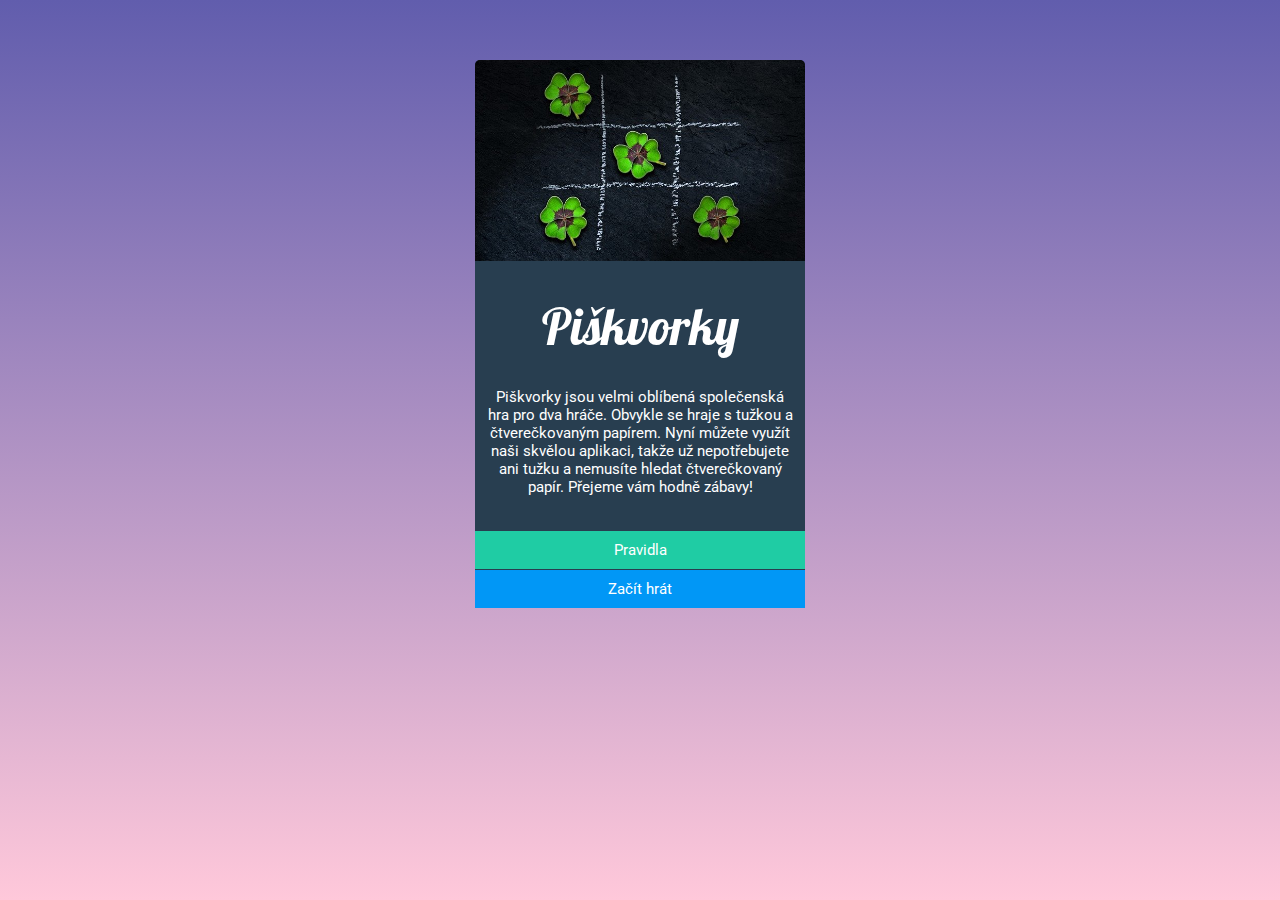
<file: index.html>
<!DOCTYPE html>
<html lang="en">
<head>
  <meta charset="UTF-8">
  <meta name="viewport" content="width=, initial-scale=1.0">
  <link rel="stylesheet" href="styles.css"> 
  <link href="https://fonts.googleapis.com/css2?family=Lobster&family=Open+Sans&display=swap" rel="stylesheet">
  <link href="https://fonts.googleapis.com/css2?family=Roboto&display=swap" rel="stylesheet">
  <title>Piškvorky</title>
</head>
<body>
  <div class="celek">
    <div class="celek-uvod">
      <img src="uvodni.jpg" alt="Úvodní obrázek">
      <h1>Piškvorky</h1>
      <p>Piškvorky jsou velmi oblíbená společenská hra pro dva hráče. Obvykle se hraje s tužkou a čtverečkovaným papírem. Nyní můžete využít naši skvělou aplikaci, takže už nepotřebujete ani tužku a nemusíte hledat čtverečkovaný papír. Přejeme vám hodně zábavy!</p>
    </div>
    <div class="button">
        <ul>
          <li><a class="button__pravidla" href="pravidla.html">Pravidla</a></li>
          <li><a class="button__game" href="hra.html">Začít hrát</a></li>
        </ul>
    </div>
  </div>
</body>
</html>
</file>
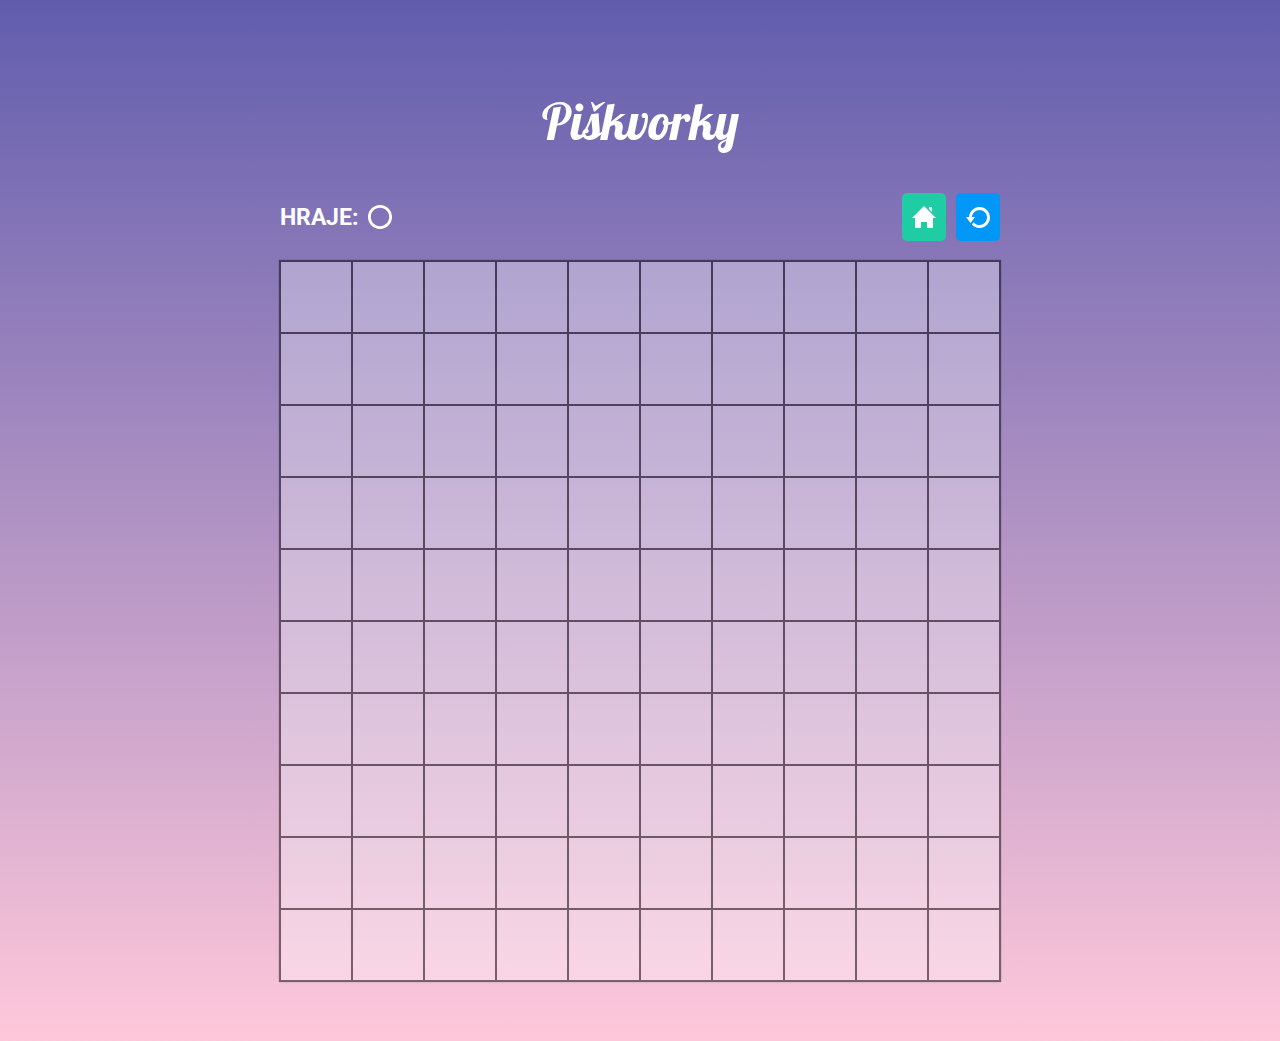
<file: hra.html>
<!DOCTYPE html>
<html lang="en">
<head>
  <meta charset="UTF-8">
  <meta name="viewport" content="width=device-width, initial-scale=1.0">
  <link rel="stylesheet" href="styles.css">
  <link href="https://fonts.googleapis.com/css2?family=Lobster&family=Open+Sans&display=swap" rel="stylesheet">
  <link href="https://fonts.googleapis.com/css2?family=Roboto&display=swap" rel="stylesheet">
  <title>Document</title>
</head>
  <body>
    <div class="celek celek--hra">
      <h1>Piškvorky</h1>
      <div class="celek--hra__info">
          <div class="hra--hrac">
            <h2>Hraje:</h2>
            <img class="symbol" src="images/circle.svg" alt="Kolečko">
          </div>  
        <div class="hra--button">
          <a  class="hra--button button__home" href="index.html"><img src="images/home.svg" alt="Home"></a>
          <a class="hra--button button__game" href="hra.html"><img src="images/restart.svg" alt="Restart game"></a>
        </div>
      </div> 

      <div class="celek--hra__pole">
        <button></button>
          <button></button>
          <button></button>
          <button></button>
          <button></button>
          <button></button>
          <button></button>
          <button></button>
          <button></button>
          <button></button>
          <button></button>
          <button></button>
          <button></button>
          <button></button>
          <button></button>
          <button></button>
          <button></button>
          <button></button>
          <button></button>
          <button></button>
          <button></button>
          <button></button>
          <button></button>
          <button></button>
          <button></button>
          <button></button>
          <button></button>
          <button></button>
          <button></button>
          <button></button>
          <button></button>
          <button></button>
          <button></button>
          <button></button>
          <button></button>
          <button></button>
          <button></button>
          <button></button>
          <button></button>
          <button></button>
          <button></button>
          <button></button>
          <button></button>
          <button></button>
          <button></button>
          <button></button>
          <button></button>
          <button></button>
          <button></button>
          <button></button>
          <button></button>
          <button></button>
          <button></button>
          <button></button>
          <button></button>
          <button></button>
          <button></button>
          <button></button>
          <button></button>
          <button></button>
          <button></button>
          <button></button>
          <button></button>
          <button></button>
          <button></button>
          <button></button>
          <button></button>
          <button></button>
          <button></button>
          <button></button>
          <button></button>
          <button></button>
          <button></button>
          <button></button>
          <button></button>
          <button></button>
          <button></button>
          <button></button>
          <button></button>
          <button></button>
          <button></button>
          <button></button>
          <button></button>
          <button></button>
          <button></button>
          <button></button>
          <button></button>
          <button></button>
          <button></button>
          <button></button>
          <button></button>
          <button></button>
          <button></button>
          <button></button>
          <button></button>
          <button></button>
          <button></button>
          <button></button>
          <button></button>
          <button></button>
      </div>

    

    </div>
    <script src="script.js"></script>
  </body>
</html>
</file>
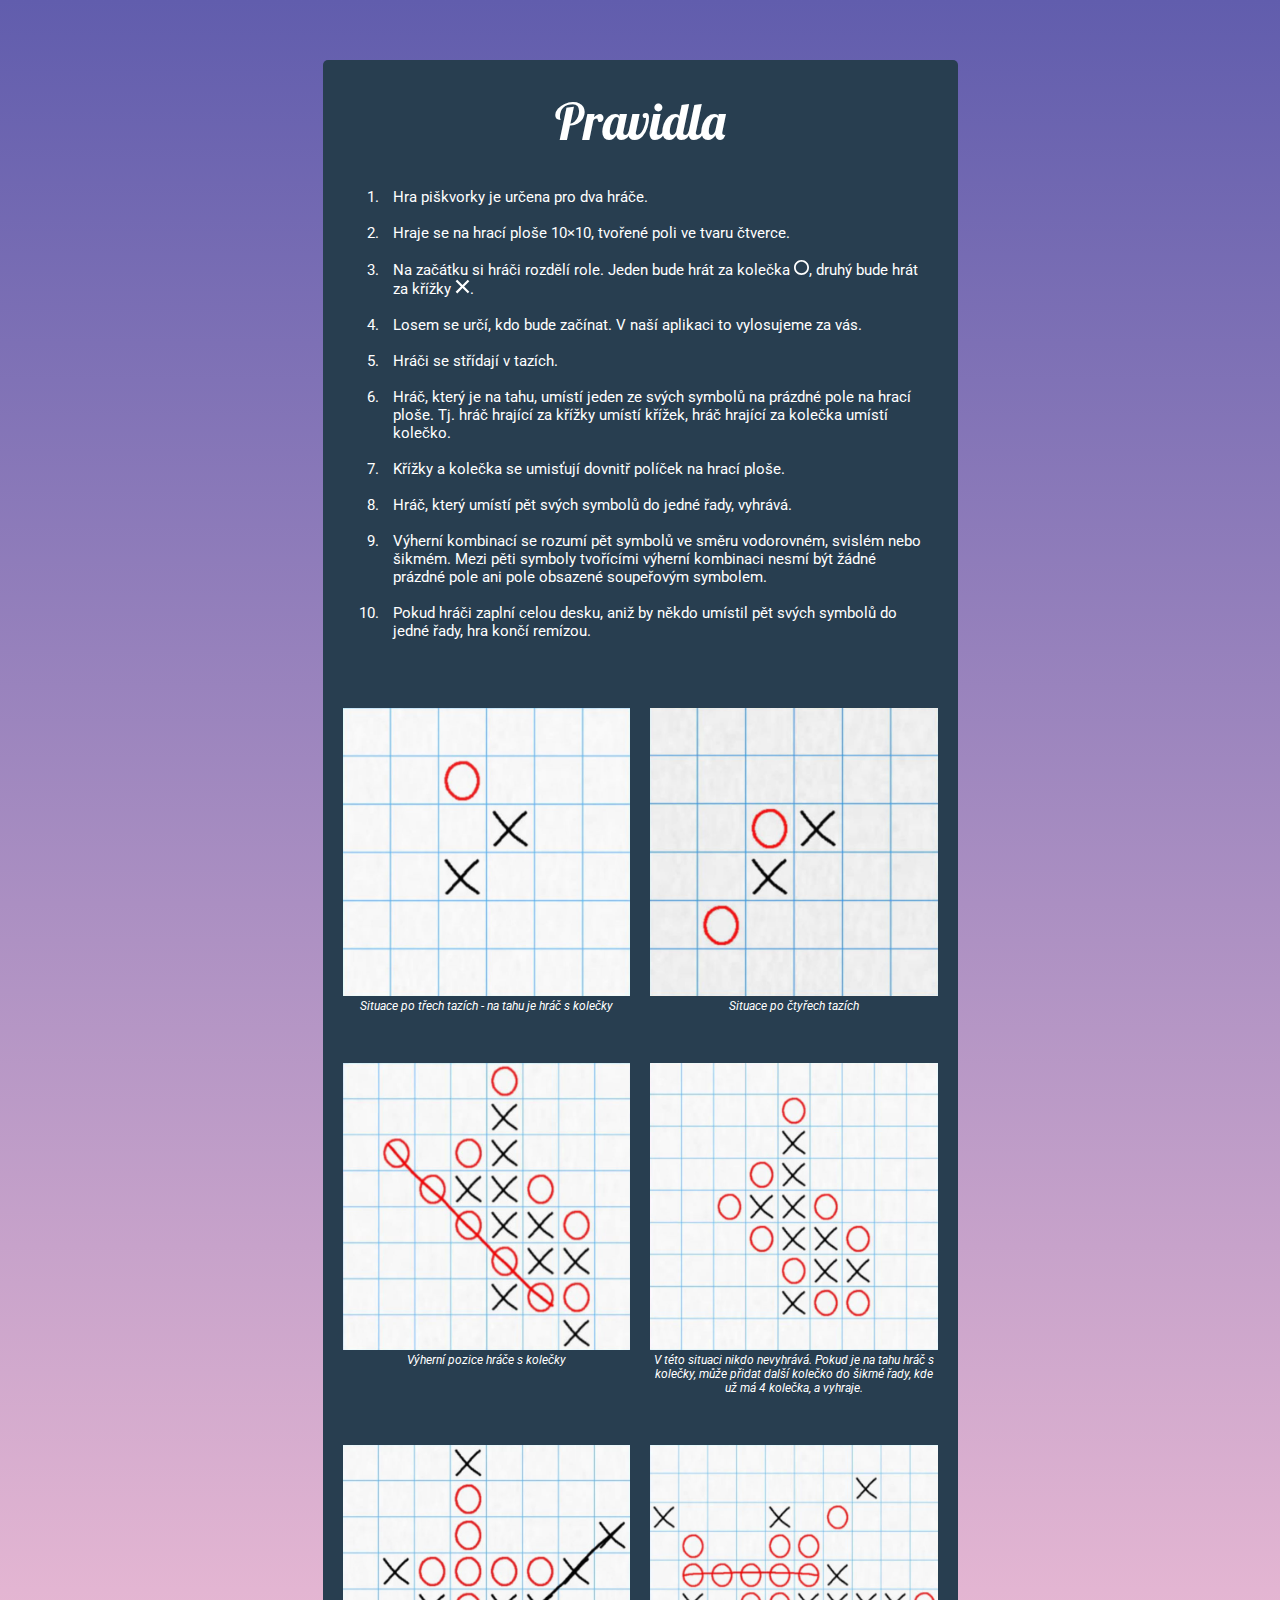
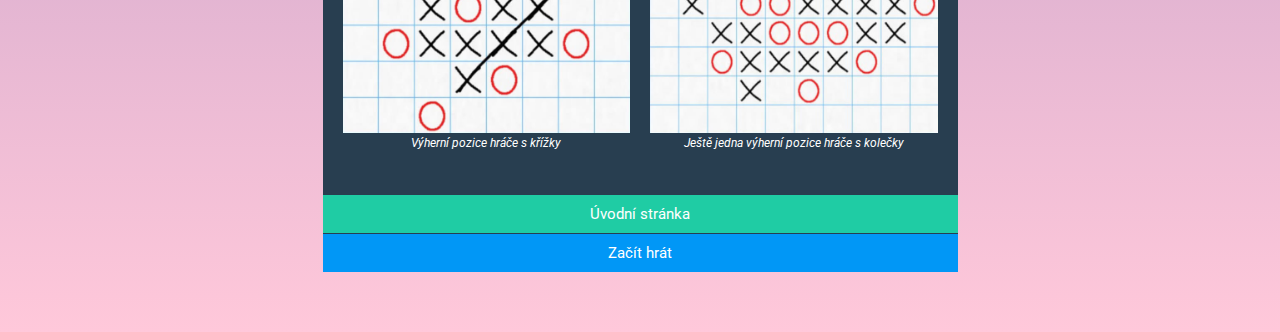
<file: pravidla.html>
<!DOCTYPE html>
<html lang="en">
<head>
  <meta charset="UTF-8">
  <meta name="viewport" content="width=device-width, initial-scale=1.0">
  <link rel="stylesheet" href="styles.css">
  <link href="https://fonts.googleapis.com/css2?family=Lobster&family=Open+Sans&display=swap" rel="stylesheet">
  <link href="https://fonts.googleapis.com/css2?family=Roboto&display=swap" rel="stylesheet">
  <title>Piškvorky</title>
</head>
<body>
  <div class="celek celek--pravidla">
    <h1>Pravidla</h1>
    <div class="list">
      <ol>
        <li>Hra piškvorky je určena pro dva hráče.</li>
        <li>Hraje se na hrací ploše 10×10, tvořené poli ve tvaru čtverce.</li>
        <li>Na začátku si hráči rozdělí role. Jeden bude hrát za kolečka <img class="symbol" src="images/circle.svg" alt="symbol kolečka">, druhý bude hrát za křížky <img class="symbol" src="images/cross.svg" alt="symbol křížku">.</li>
        <li>Losem se určí, kdo bude začínat. V naší aplikaci to vylosujeme za vás.</li>
        <li>Hráči se střídají v tazích.</li>
        <li>Hráč, který je na tahu, umístí jeden ze svých symbolů na prázdné pole na hrací ploše. Tj. hráč hrající za křížky umístí křížek, hráč hrající za kolečka umístí kolečko.</li>
        <li>Křížky a kolečka se umisťují dovnitř políček na hrací ploše.</li>
        <li>Hráč, který umístí pět svých symbolů do jedné řady, vyhrává.</li>
        <li>Výherní kombinací se rozumí pět symbolů ve směru vodorovném, svislém nebo šikmém. Mezi pěti symboly tvořícími výherní kombinaci nesmí být žádné prázdné pole ani pole obsazené soupeřovým symbolem.</li>
        <li>Pokud hráči zaplní celou desku, aniž by někdo umístil pět svých symbolů do jedné řady, hra končí remízou.</li>
      </ol>
    </div>
    <div class="gallery">
      <figure><img class="obrazek--pravidla" src="images/instructions-01.jpg" alt="Obrázek s instrukcemi"><figcaption>Situace po třech tazích - na tahu je hráč s kolečky</figcaption></figure>
      <figure><img class="obrazek--pravidla" src="images/instructions-02.jpg" alt="Obrázek s instrukcemi"><figcaption>Situace po čtyřech tazích</figcaption></figure>
      <figure><img class="obrazek--pravidla" src="images/instructions-03.jpg" alt="Obrázek s instrukcemi"><figcaption>Výherní pozice hráče s kolečky</figcaption></figure>
      <figure><img class="obrazek--pravidla" src="images/instructions-04.jpg" alt="Obrázek s instrukcemi"><figcaption>V této situaci nikdo nevyhrává. Pokud je na tahu hráč s kolečky, může přidat další kolečko do šikmé řady, kde už má 4 kolečka, a vyhraje.</figcaption></figure>
      <figure><img class="obrazek--pravidla" src="images/instructions-05.jpg" alt="Obrázek s instrukcemi"><figcaption>Výherní pozice hráče s křížky</figcaption></figure>
      <figure><img class="obrazek--pravidla" src="images/instructions-06.jpg" alt="Obrázek s instrukcemi"><figcaption>Ještě jedna výherní pozice hráče s kolečky</figcaption></figure>
    </div>
    <div class="button">
      <ul>
        <li><a class="button__home" href="index.html">Úvodní stránka</a></li>
        <li><a class="button__game" href="hra.html">Začít hrát</a></li>
      </ul>
      </div>
  </div>
</body>
</html>
</file>
<file: styles.css>
html{
  min-height: 100%;
  background-image: linear-gradient(#615dad, #ffc8da);
  background-repeat: no-repeat;
}
body{
  color: #ffffff;
  text-align: center;
  font-family: 'Roboto', sans-serif;
  font-size: 15px;
  margin: 0;
}

.celek{
  margin: 60px auto;
  width: 330px;
  background-color: #283e50;
  border-top-left-radius: 5px;
  border-top-right-radius: 5px;
}

img{
  max-width: 100%;;
  border-top-left-radius: 5px;
  border-top-right-radius: 5px;

}

h1{
  font-family: 'Lobster', cursive;
  font-weight: 100;
  font-size: 50px;
  padding-top: 30px;
  padding-bottom: 20px;
  margin: 0;
}

h2{
  margin: 0;
  text-transform: uppercase;
}

p{
  padding: 10px;
  margin: 0;
}

.button{
  padding-top: 10px;
}

.button ul{
  padding: 0;
}

.button li{
  list-style: none;
}

.button a{
  display: block;
  text-decoration: none;
  color: #ffffff;
  padding-top: 10px;
  padding-bottom: 10px;
}

.button__pravidla, .button__home{
  background-color: #1fcca4;
  width: 100%;
  border-bottom: 1px solid #283e50;
}
.button__pravidla:hover, .button__home:hover,
.button__pravidla:focus, .button__home:focus{
  background-color: #1cbb96;
}

.button__game{
  background-color: #0197f6;
  width: 100%;
}
.button__game:hover,
.button__game:focus{
  background-color: #0090e9;
}


.celek--pravidla ol{
  margin-left: 20px;
  margin-right: 35px;
}
.celek--pravidla .list li{
  text-align: left;
  margin-bottom: 18px;
  padding-left: 10px;
  line-height: 18px;
}

.celek--pravidla .symbol{
  width: 1em;
  height: 1em;
  filter: invert();
}

.celek--pravidla figure{
  padding-top: 30px;
  margin: 10px 25px 10px 25px;
  font-style: italic;
}
.celek--pravidla img{
  border-radius: 0;
}

.celek--hra{
  background-color: transparent;
  max-width: 80vmin;
  width: auto;
  
}

.celek--hra__info{
  display: flex;
  justify-content: space-between;
  align-items: center;
  padding: 20px 0 20px 0;
}

.hra--hrac{
  display: flex;
}
.hra--hrac .symbol{
  filter: invert();
  padding-left: 10px;
  }

.hra--button{
  display: flex;
}

.hra--button a{
  padding: 12px 10px 12px 10px;
  border-radius: 5px;
  margin-left: 10px;
  border-bottom: none;
}

.celek--hra__pole{
  display: grid;
  grid-template-columns: repeat(10, 10fr);
  grid-template-rows: repeat(10, 10fr);
  opacity: 0.5;
  box-shadow: 0px 0px 1px 1px black;
}

.celek--hra__pole button{
  width: 8vmin;
  height: 8vmin;
  padding: 0;
  border: 1px solid black;
  background-color: rgba(255, 255, 255, 0.664);
  background-repeat: no-repeat;
  background-position: center;
  background-size: 80%;

}

.celek--hra__pole button:hover,:focus{
  background-color: white;
}


.board__field--circle {
  background-image: url('images/circle.svg');
}

.board__field--cross {
  background-image: url('images/cross.svg');
}



@media screen and (min-width:650px){
  .celek--pravidla{
    width: 635px;
  }
  .celek--pravidla .gallery{
    display: flex;
    flex-wrap: wrap;
    padding: 10px;
  }
  .gallery figure{
    flex: 1 1 40%;
    margin: 10px;
    font-size: 12px;
  }
}
</file>
